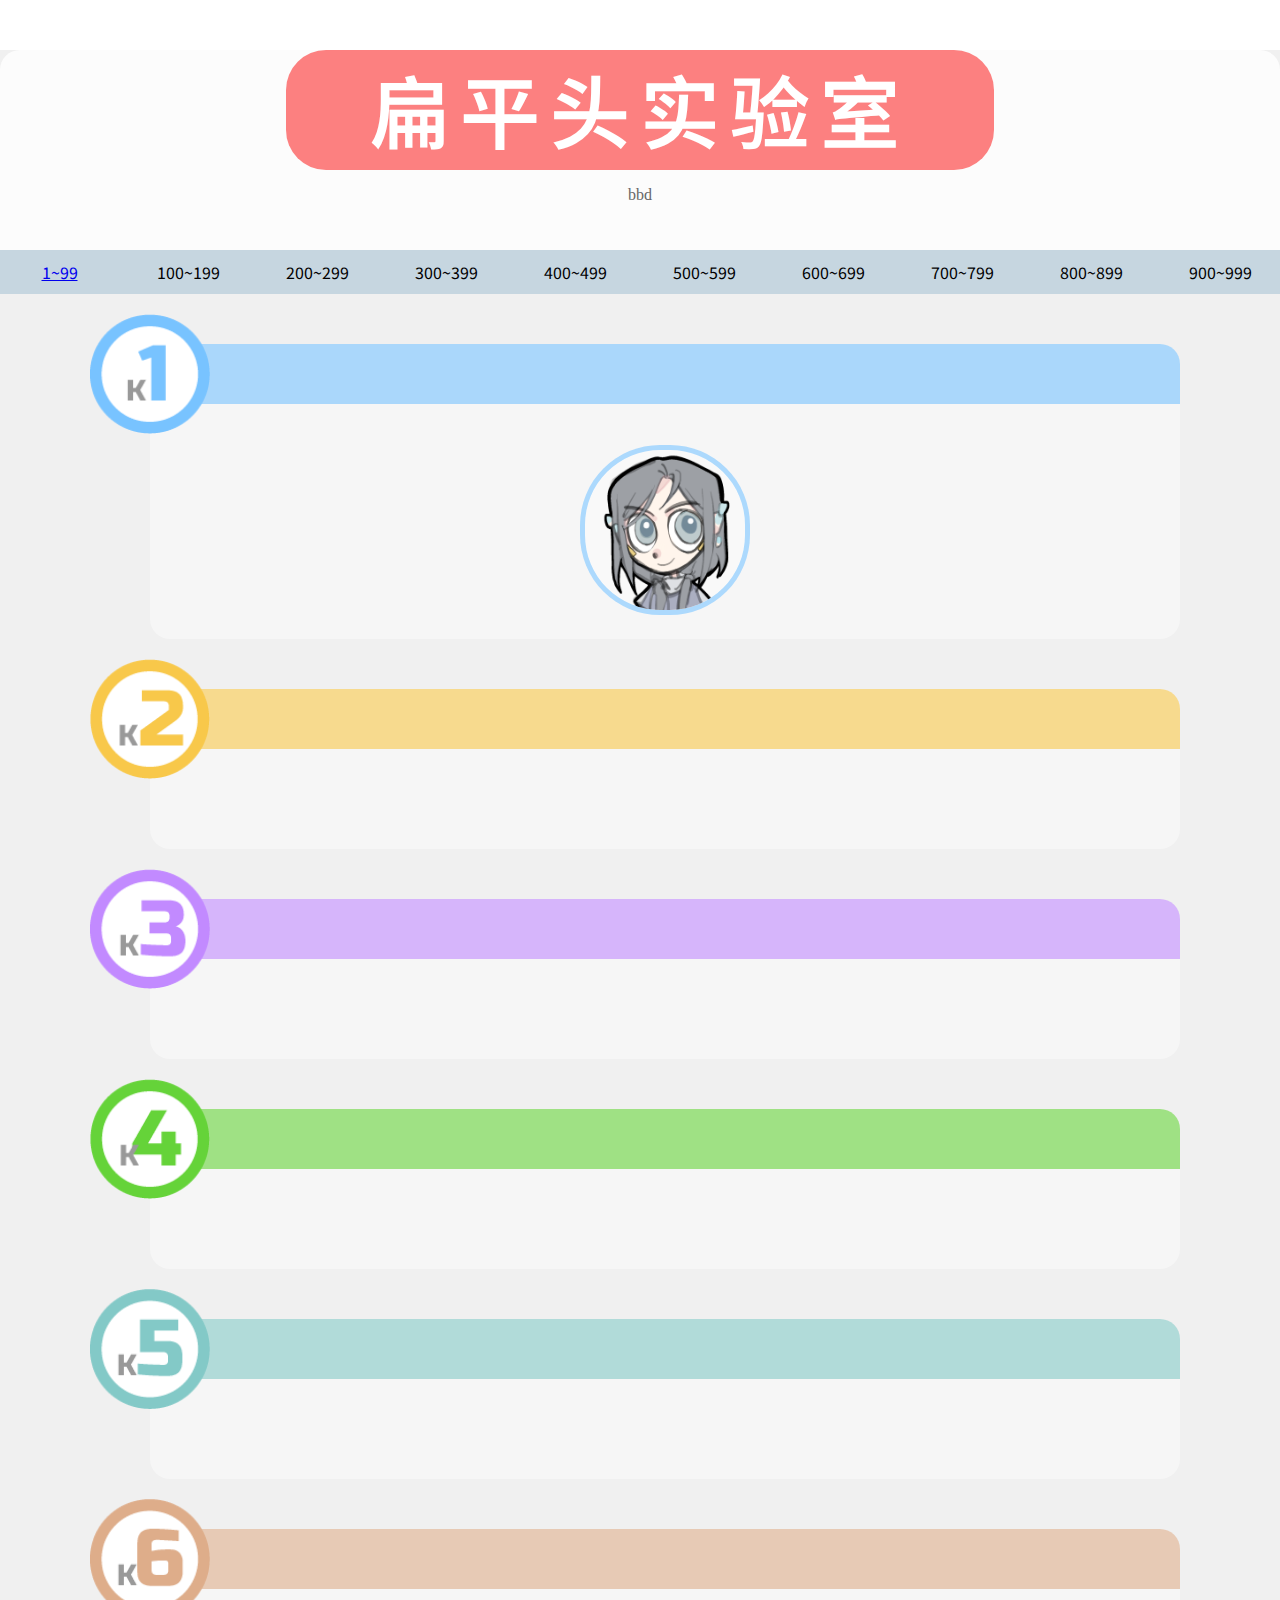
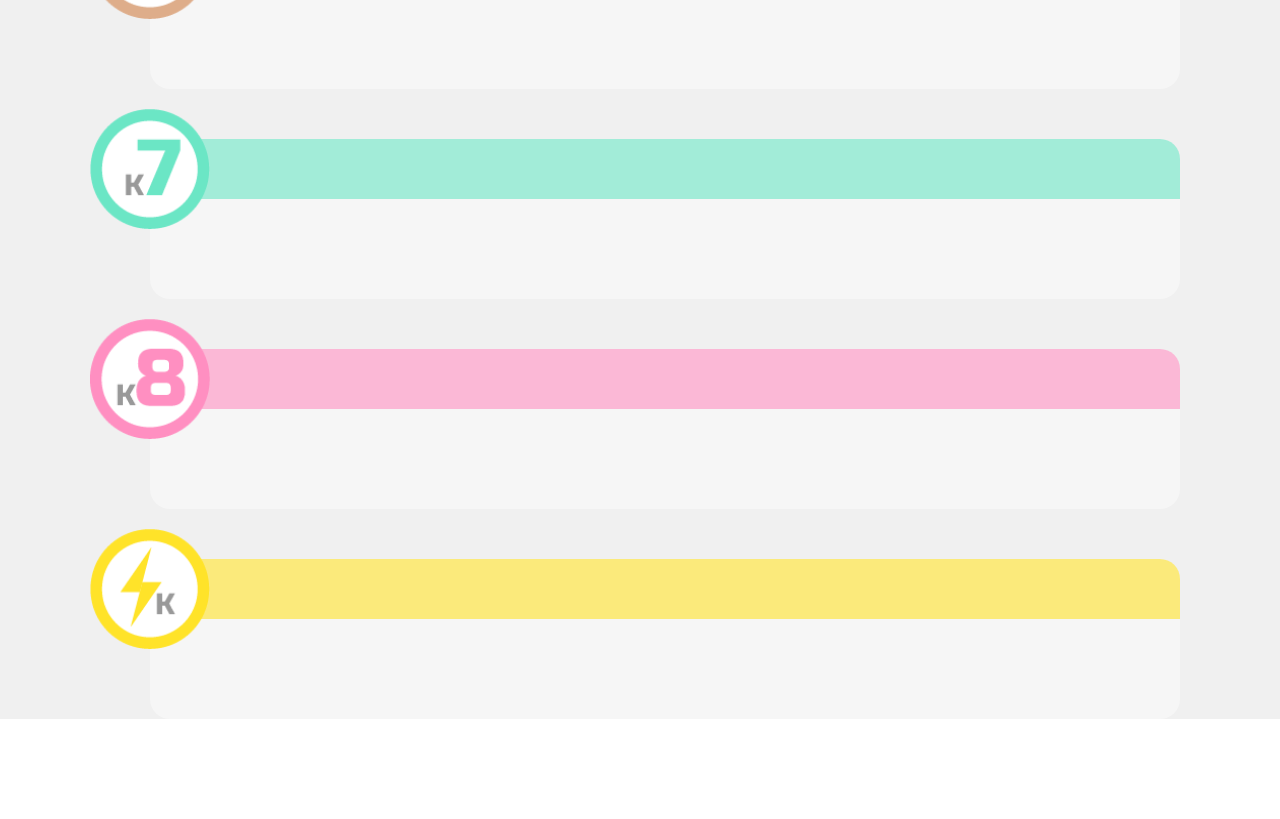
<file: index.html>
<!DOCTYPE html>
<html lang="en">
<head>
    <meta charset="UTF-8">
    <metaname="viewport"content="width=device-width,initial-scale=1.0,user-scalable=no,minimum-scale=1.0,maximum-scale=1.0"/>
    <meta http-equiv="X-UA-Compatible" content="IE=edge">
    <meta name="viewport" content="width=device-width, initial-scale=1.0">
    <title>BPT lab</title>
    <link rel="stylesheet" href="mystyle.css"/>
    <link rel="stylesheet" href="https://fonts.googleapis.com/css?family=Noto+Sans+SC:100,300,400,500,700,900">
    <script type="text/javascript">
        window.forceWebGL = true
        window._AMapSecurityConfig = {
            serviceHost:'185.199.109.153/_AMapService',  
        }
    </script>
    <script type="text/javascript"
            src="http://webapi.amap.com/maps?v=1.4.15&key=d5c95d0ecf90437341677b06888a405e&plugin=AMap.LineSearch"></script>
    <script src="https://webapi.amap.com/loader.js"></script>
    <script type="text/javascript">
            window._AMapSecurityConfig = {
            securityJsCode:'df1f983c3ebc8cc775a7eee0b9badf47',
        }
    </script>

</head>
<body>
    
    <div id="container">
        <div id="heading_bkg">
            <div class="heading_1">
                <div id="heading_1a">扁平头实验室</div>
                <p id="station_tag">bbd</p>
            </div>
        </div>
        
        <div id="lines_info_list">
            <a id="1to99" href="/line_info/info_0.html">1~99</a>
            <a id="100to199">100~199</a>
            <a id="200to299">200~299</a>
            <a id="300to399">300~399</a>
            <a id="400to499">400~499</a>
            <a id="500to599">500~599</a>
            <a id="600to699">600~699</a>
            <a id="700to799">700~799</a>
            <a id="800to899">800~899</a>
            <a id="900to999">900~999</a>
        </div>

        <div class="map">
            <div class="area" id="k1"><h1>
                <img class="icon" src="img/icon/icon_k1.png"></h1>
                <a href="lines/k1-702.html"><img class="qqHead" id="k1" src="lines/img/a1.png"></a>
            </div>
            <div class="area" id="k2"><h1><img class="icon" src="img/icon/icon_k2.png"></img></h1></div>
            <div class="area" id="k3"><h1><img class="icon" src="img/icon/icon_k3.png"></img></h1></div>
            <div class="area" id="k4"><h1><img class="icon" src="img/icon/icon_k4.png"></img></h1></div>
            <div class="area" id="k5"><h1><img class="icon" src="img/icon/icon_k5.png"></img></h1></div>
            <div class="area" id="k6"><h1><img class="icon" src="img/icon/icon_k6.png"></img></h1></div>
            <div class="area" id="k7"><h1><img class="icon" src="img/icon/icon_k7.png"></img></h1></div>
            <div class="area" id="k8"><h1><img class="icon" src="img/icon/icon_k8.png"></img></h1></div>
            <div class="area" id="dk"><h1><img class="icon" src="img/icon/icon_dk.png"></img></h1></div>
        </div>
        
    </div>
   
    <script src="index.js" ></script>


</body>
</html>
</file>
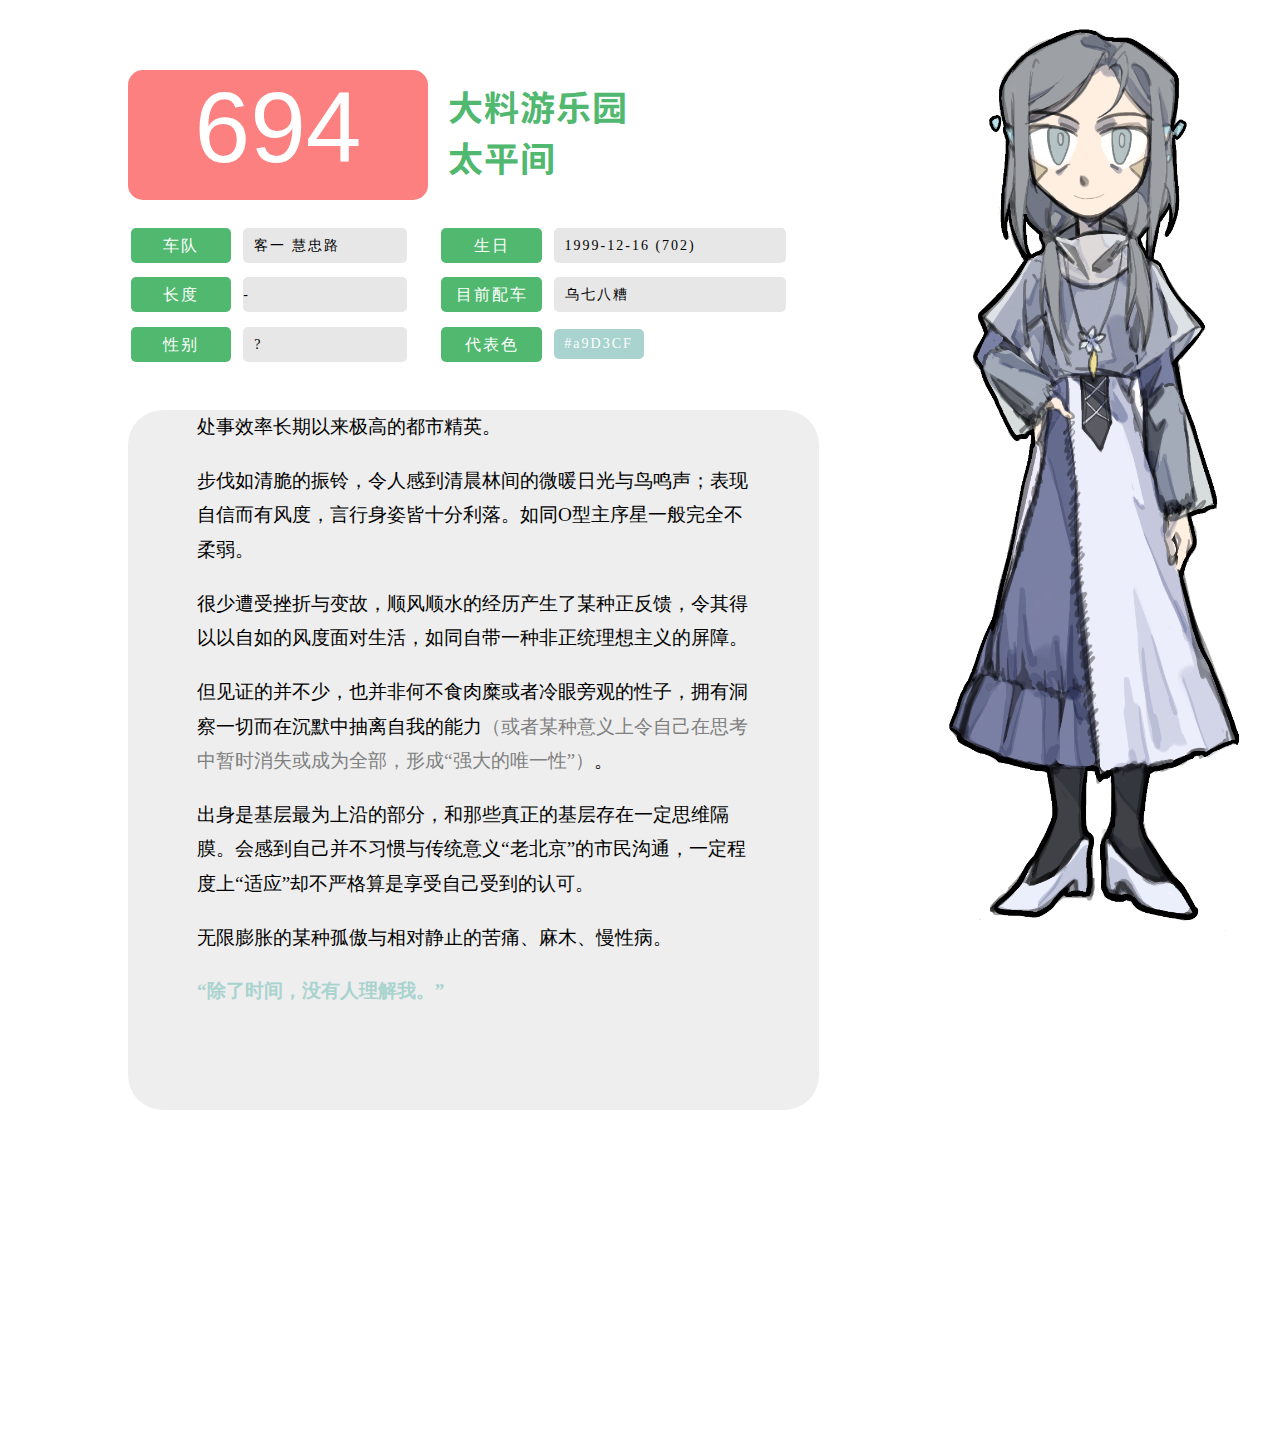
<file: lines/k1-702.html>
<!doctype html>
<html>
<head>
    <meta charset="utf-8">
    <meta http-equiv="X-UA-Compatible" content="IE=edge">
    <meta name="viewport" content="initial-scale=1.0, user-scalable=no, width=device-width">
    <title>702</title>
    <link rel="stylesheet" href="https://fonts.googleapis.com/css?family=Noto+Sans+SC:100,300,400,500,700,900">
    <link rel="stylesheet" href="lineStyle.css"/>
    <script type="text/javascript">
        window.forceWebGL = true
        window._AMapSecurityConfig = {
            serviceHost:'185.199.109.153/_AMapService',  
        }
    </script>
    <script type="text/javascript"
            src="http://webapi.amap.com/maps?v=1.4.15&key=d5c95d0ecf90437341677b06888a405e&plugin=AMap.LineSearch"></script>
    <script src="https://webapi.amap.com/loader.js"></script>
    <script type="text/javascript">
            window._AMapSecurityConfig = {
            securityJsCode:'df1f983c3ebc8cc775a7eee0b9badf47',
        }
    </script>
    <!--<script type="text/javascript" src="http://cache.amap.com/lbs/static/addToolbar.js"></script>-->
</head>



<body>  
<div id="container">
    <div id="line_img"><img src="img/a.png"></div>
    <div class="heading1">
        <div id="bus_id">694</div>
        <div id="station_name"><span id="startStation">大料游乐园</span><br><span id="endStation">太平间</span></div>
        <div class="tool_box"></div>
    </div>
    <div class="line_info">
        <table id="li_table" border="0">
            <tr>
              <td class="tag"><div>车队</div></td>
              <td class="tag_info"><div>&nbsp;&nbsp;客一 慧忠路</div></td>
              <td class="tag"><div>生日</div></td>
              <td class="tag_info"><div>&nbsp;&nbsp;1999-12-16 (702)</div></td>
            </tr>
            <tr>
              <td class="tag"><div>长度</div></td>
              <td class="tag_info"><div id="distance">-</div></td>
              <td class="tag"><div>目前配车</div></td>
              <td class="tag_info"><div>&nbsp;&nbsp;乌七八糟</div></td>
            </tr>
            <tr>
              <td class="tag"><div>性别</div></td>
              <td class="tag_info"><div>&nbsp;&nbsp;?</div></td>
              <td class="tag"><div>代表色</div></td>
              <td class="tag_info_color"><div id="tag_info_c" style="background-color:#a9d3cf;">#a9D3CF</div></td>
            </tr>
        </table>
    </div>
    <div id="bkg_bkg">
        <div class="information">
            <p></p>
            <p>处事效率长期以来极高的都市精英。</p>
            <p>步伐如清脆的振铃，令人感到清晨林间的微暖日光与鸟鸣声；表现自信而有风度，言行身姿皆十分利落。如同O型主序星一般完全不柔弱。</p>
            <p>很少遭受挫折与变故，顺风顺水的经历产生了某种正反馈，令其得以以自如的风度面对生活，如同自带一种非正统理想主义的屏障。</p>
            <p>但见证的并不少，也并非何不食肉糜或者冷眼旁观的性子，拥有洞察一切而在沉默中抽离自我的能力<span style="color: gray;">（或者某种意义上令自己在思考中暂时消失或成为全部，形成“强大的唯一性”）</span>。</p>
            <p>出身是基层最为上沿的部分，和那些真正的基层存在一定思维隔膜。会感到自己并不习惯与传统意义“老北京”的市民沟通，一定程度上“适应”却不严格算是享受自己受到的认可。</p>
            <p>无限膨胀的某种孤傲与相对静止的苦痛、麻木、慢性病。</p>
            <p><b style="color:#a9d3cf">“除了时间，没有人理解我。”</b></p>
        </div>
    </div>
</div>
<script src="lines.js"></script>
</body>
</html>
</file>
<file: mystyle.css>
html, body {
	margin: 0;
	width: 100%;
}

#container {
	position: relative;
    margin: 0;
	top: 0px;
	left: 0;
	right: 0;
	bottom: 160px;
	min-width: 1000px;
	height: 100%;
	min-height: 1400px;
	margin-bottom: 100px;
    border-radius: 0;
    z-index: 0;
    background-color: rgb(240, 240, 240);
}

.heading_1 {
    text-align: center;
    height: 120px;
    margin: 50px;
    position: relative;
    color: rgb(255, 255, 255);
}

.heading_1 p {
    color: #666666;
}

#heading_bkg {
    height: 200px;
    width: 100%;
    background-color: rgba(255, 255, 255, 0.8);
    border-radius: 20px 20px 0 0;
    position: relative;
    z-index: 20;
}

#heading_1a {
    width: 60%;
    margin-left: auto;
    margin-right: auto;
    height: 120px;
    margin-top: 5px;
    margin-bottom: 5px;
    text-align: center;
    font-size: 5em;
    font-family: "Noto Sans SC";
	font-weight: 600;
    letter-spacing: 10px;
    background-color: #fc8080;
    border-radius: 40px;
    position: relative;
    z-index: 999;
}


#lines_info_list {
	width: 100%;
	display: grid;
	grid-gap: 10px;
	grid-template-columns: repeat(auto-fit, minmax(60px,1fr));
	background-color: #c6d6e0;
}

#lines_info_list a {
	font-size: 1em;
	text-align: center;
	margin: 10px;
	font-family: "Noto Sans SC";
}



.map {
    margin: 50px;
    border-radius: 20px;
}

.area {
    min-height: 160px;
    max-height: 1600px;
    margin:50px;
    margin-left: 100px;
    background-color: rgba(255, 255, 255, 0.4);
    border-radius: 20px;
    position: relative;
    text-align: center;
    z-index: 999;
}

.area h1{
    height: 60px;
    text-align:left;
    position: relative;
    border-radius: 20px 20px 0 0;
}


.icon {
    position: absolute;
    height: 120px;
    width: 120px;
    top: -30px;
    left: -60px;
}

.qqHead {
    margin: 20px 50px;
    width: 160px;
    height: 160px;
    border-radius: 80px;
    border: 5px solid;
    border-color: rgba(255, 255, 255, 0.8);
}


.button-group {
	position: absolute;
	bottom: 20px;
	right: 20px;
	font-size: 12px;
	padding: 10px;
}

.button-group .button {
	height: 28px;
	line-height: 28px;
	background-color: #c6d6e0;
	color: #FFF;
	border: 0;
	outline: none;
	padding-left: 5px;
	padding-right: 5px;
	border-radius: 3px;
	margin-bottom: 4px;
	cursor: pointer;
}
.button-group .inputtext {
	height: 26px;
	line-height: 26px;
	border: 1px;
	outline: none;
	padding-left: 5px;
	padding-right: 5px;
	border-radius: 3px;
	margin-bottom: 4px;
	cursor: pointer;
}
 /*
.tip {
	position: absolute;
	bottom: 30px;
	right: 10px;
	background-color: #FFF;
	text-align: center;
	border: 1px solid #ccc;
	line-height: 30px;
	border-radius: 3px;
	padding: 0 5px;
	font-size: 12px;
}
*/
#tip {
	background-color: #fff;
	padding-left: 10px;
	padding-right: 10px;
	position: absolute;
	font-size: 12px;
	right: 10px;
	top: 20px;
	border-radius: 3px;
	border: 1px solid #ccc;
	line-height: 30px;
}

/*
#tip input[type='button'] {
	margin-top: 10px;
	margin-bottom: 10px;
	background-color: #0D9BF2;
	height: 30px;
	text-align: center;
	line-height: 30px;
	color: #fff;
	font-size: 12px;
	border-radius: 3px;
	outline: none;
	border: 0;
}
*/
.amap-info-content {
	font-size: 12px;
}

.amap-logo{
	display: none;
	opacity:0 !important;
	}
.amap-copyright {
		opacity:0;
	}


#myPageTop {
	position: absolute;
	top: 5px;
	right: 10px;
	background: #fff none repeat scroll 0 0;
	border: 1px solid #ccc;
	margin: 10px auto;
	padding:6px;
	font-family: "Microsoft Yahei", "微软雅黑", "Pinghei";
	font-size: 14px;
}
#myPageTop label {
	margin: 0 20px 0 0;
	color: #666666;
	font-weight: normal;
}
#myPageTop input {
	width: 170px;
}
#myPageTop .column2{
	padding-left: 25px;
}



#k1 h1 {background-color: rgba(120, 195, 255, 0.6); border-color: rgba(120, 195, 255, 0.6);}
#k2 h1 {background-color: rgba(248, 200, 74, 0.6); border-color: rgba(248, 200, 74, 0.6);}
#k3 h1{background-color: rgba(194, 138, 255, 0.6); border-color: rgba(194, 138, 255, 0.6);}
#k4 h1 {background-color: rgba(101, 211, 57, 0.6); border-color: rgba(101, 211, 57, 0.6);}
#k5 h1 {background-color: rgba(131, 201, 199, 0.6); border-color: rgba(131, 201, 199, 0.6);}
#k6 h1 {background-color: rgba(222, 173, 138, 0.6); border-color: rgba(222, 173, 138, 0.6);}
#k7 h1 {background-color: rgba(107, 230, 197, 0.6); border-color: rgba(107, 230, 197, 0.6);}
#k8 h1 {background-color: rgba(255, 143, 193, 0.6); border-color: rgba(255, 143, 193, 0.6);}
#dk h1 {background-color: rgba(255, 227, 41, 0.6); border-color: rgba(255, 227, 41, 0.6);}

#k1 a img {background-color: rgba(255, 255, 255, 0.4); border-color: rgba(120, 195, 255, 0.6);}
#k2 a {background-color: rgba(255, 255, 255, 0.4); border-color: rgba(248, 200, 74, 0.6);}
#k3 a {background-color: rgba(255, 255, 255, 0.4); border-color: rgba(194, 138, 255, 0.6);}
#k4 a {background-color: rgba(255, 255, 255, 0.4); border-color: rgba(101, 211, 57, 0.6);}
#k5 a {background-color: rgba(255, 255, 255, 0.4); border-color: rgba(131, 201, 199, 0.6);}
#k6 a {background-color: rgba(255, 255, 255, 0.4); border-color: rgba(222, 173, 138, 0.6);}
#k7 a {background-color: rgba(255, 255, 255, 0.4); border-color: rgba(107, 230, 197, 0.6);}
#k8 a {background-color: rgba(255, 255, 255, 0.4); border-color: rgba(255, 143, 193, 0.6);}
#dk a {background-color: rgba(255, 255, 255, 0.4); border-color: rgba(255, 227, 41, 0.6);}
</file>
<file: lines/lineStyle.css>
html, body {
	margin: 0;
	height: 100%;
	width: 100%;
	position: absolute;
}

#container {
	position: absolute;
	top: 50px;
	left: 0;
	right: 0;
	bottom: 20px;
	min-width: 1200px;
	max-width: 1600px;
	height: 100%;
	min-height: 1400px;
}

#line_img {
	position: fixed;
	top: 0%;
	right: 2%;
	width: 26%;
}

#line_img img {
	width: 100%;
}

#bkg_bkg {
	margin-left: 10%;
	margin-right: 36%;
	margin-bottom: 6%;
	margin-top: 2%;
    width: 54%;
    min-height: 700px;
	border-radius: 5%;
    position: relative;
    background-color:rgb(238, 238, 238);
    z-index: 0;
}



.heading1 {
	margin-left: 10%;
	margin-right: 36%;
	margin-top: 20px;
	margin-bottom: 20px;
	width: 54%;
	height: 130px;
	position: relative;
	background-color:#ffffff;
	opacity: 1;
	float: left;
}

#bus_id {
	width: 300px;
	height: 130px;
	background-color:#fc8080;
	border-radius: 15px;
	text-align: center;
	font-size: 100px;
	color:#ffffff;
	font-family:sans-serif;
	font-weight:7.5px;
	opacity: 1;
	float: left;
}

#station_name {
	margin-left: 20px;
	margin-top: 10px;
	margin-bottom: 10px;
	height: 130px;
	font-size: 35px;
	font-family: "Noto Sans SC";
	font-weight: 700;
	letter-spacing: 1px;
	color:#50b86f;
	opacity: 1;
	float: left;
}

.heading1:after {
	/*添加一个内容*/
	content: "";
	/*转换为一个块元素*/
	display: block;
	/*清除两侧的浮动*/
	clear: both;
}

.line_info table{
	margin-left: 10%;
	margin-right: 31%;
	width: 54%;
	height: 150px;
}

#li_table td.tag {
	width: 15%;
	text-align: center;
} 

#li_table td.tag div{
	height: 35px;
	line-height:35px;
	border-radius: 5px;
	background-color:#50b86f;
	font-size: 16px;
	letter-spacing: 2px;
	font-weight: 500;
	color:#ffffff;
} 

#li_table td.tag_info div{
	height: 35px;
	line-height:35px;
	margin-left: 8px;
	margin-right: 30px;
	border-radius: 5px;
	background-color:#e7e7e7;
	font-size: 14px;
	letter-spacing: 2px;
	font-weight: 300;
	color:#000000;
} 

#li_table td.tag_info_color div{
	height: 30px;
	width: 90px;
	line-height:30px;
	margin-left: 8px;
	border-radius: 5px;
	font-size: 14px;
	letter-spacing: 2px;
	font-weight: 300;
	text-align: center;
	color:#ffffff;
} 

.information {
    width: 80%;
    left: 10%;
    margin-top: 40px;
    margin-bottom: 60px;
    font-size: 1.2em;
    font-family: NSimSun;
    font-weight: 500;
    line-height: 1.8em;
    letter-spacing: 0;
    position: relative;
    z-index: 999;
}





.button-group {
	position: absolute;
	bottom: 20px;
	right: 20px;
	font-size: 12px;
	padding: 10px;
}

.button-group .button {
	height: 28px;
	line-height: 28px;
	background-color: #c6d6e0;
	color: #FFF;
	border: 0;
	outline: none;
	padding-left: 5px;
	padding-right: 5px;
	border-radius: 3px;
	margin-bottom: 4px;
	cursor: pointer;
}
.button-group .inputtext {
	height: 26px;
	line-height: 26px;
	border: 1px;
	outline: none;
	padding-left: 5px;
	padding-right: 5px;
	border-radius: 3px;
	margin-bottom: 4px;
	cursor: pointer;
}
 /*
.tip {
	position: absolute;
	bottom: 30px;
	right: 10px;
	background-color: #FFF;
	text-align: center;
	border: 1px solid #ccc;
	line-height: 30px;
	border-radius: 3px;
	padding: 0 5px;
	font-size: 12px;
}
*/
#tip {
	background-color: #fff;
	padding-left: 10px;
	padding-right: 10px;
	position: absolute;
	font-size: 12px;
	right: 10px;
	top: 20px;
	border-radius: 3px;
	border: 1px solid #ccc;
	line-height: 30px;
}

/*
#tip input[type='button'] {
	margin-top: 10px;
	margin-bottom: 10px;
	background-color: #0D9BF2;
	height: 30px;
	text-align: center;
	line-height: 30px;
	color: #fff;
	font-size: 12px;
	border-radius: 3px;
	outline: none;
	border: 0;
}
*/
.amap-info-content {
	font-size: 12px;
}

.amap-logo{
	display: none;
	opacity:0 !important;
	}
.amap-copyright {
		opacity:0;
	}


#myPageTop {
	position: absolute;
	top: 5px;
	right: 10px;
	background: #fff none repeat scroll 0 0;
	border: 1px solid #ccc;
	margin: 10px auto;
	padding:6px;
	font-family: "Microsoft Yahei", "微软雅黑", "Pinghei";
	font-size: 14px;
}
#myPageTop label {
	margin: 0 20px 0 0;
	color: #666666;
	font-weight: normal;
}
#myPageTop input {
	width: 170px;
}
#myPageTop .column2{
	padding-left: 25px;
}
</file>
